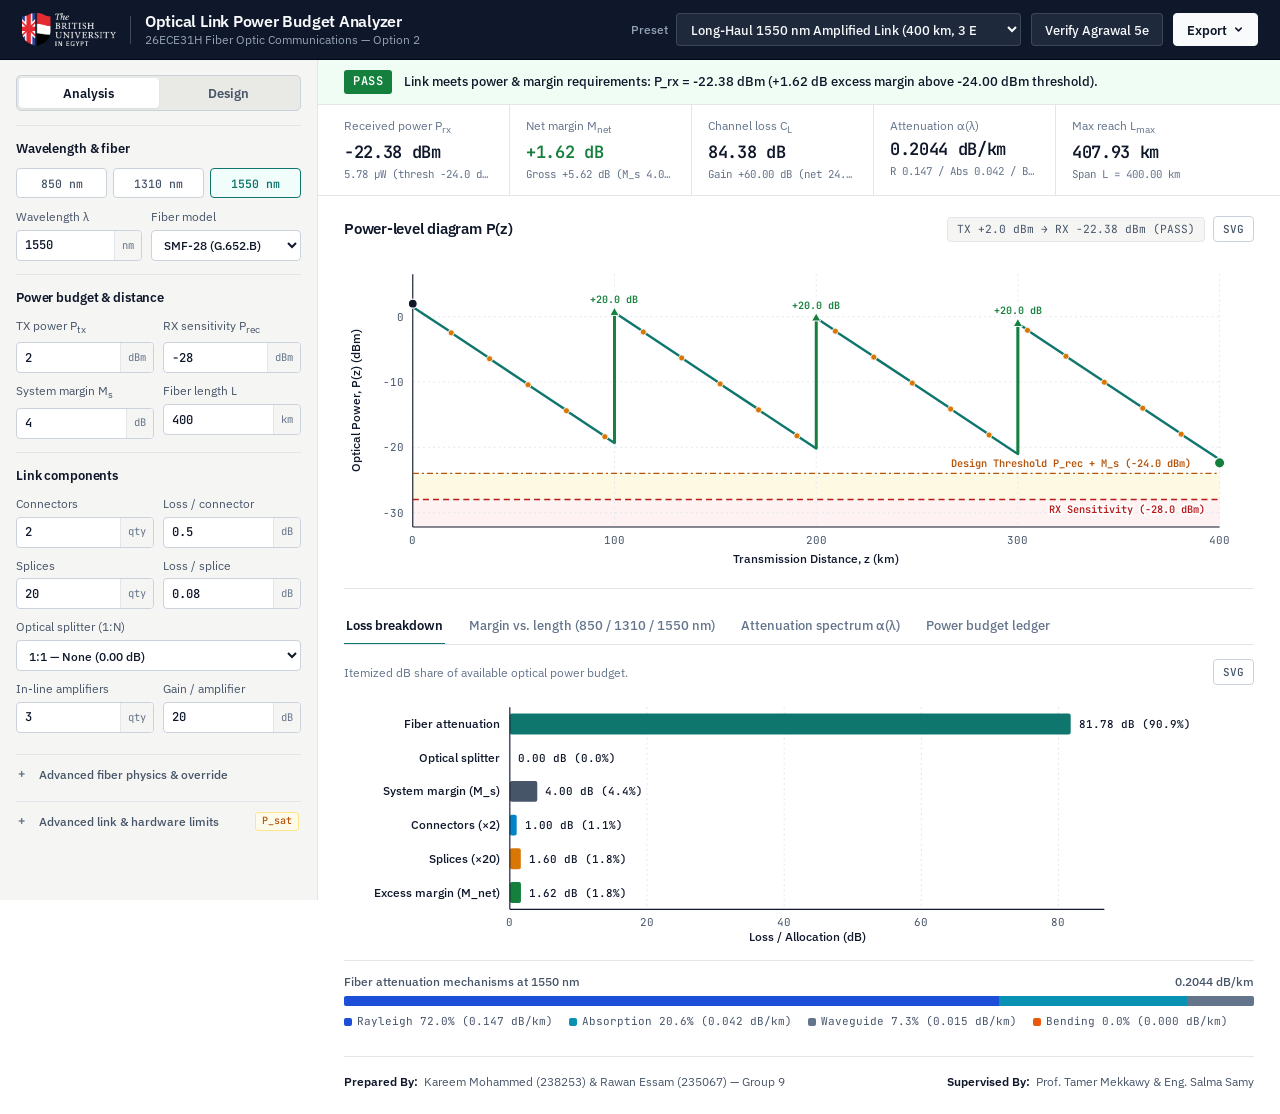
<file: docs/index.html>
<!DOCTYPE html>
<html lang="en">
<head>
  <meta charset="UTF-8">
  <meta name="viewport" content="width=device-width, initial-scale=1.0">
  <meta name="description" content="Interactive optical fiber attenuation and link power budget analyzer for 26ECE31H Fiber Optic Communications.">
  <meta name="theme-color" content="#0F172A">
  <title>Optical Link Power Budget Analyzer — 26ECE31H (Group 9)</title>

  <!-- Modern technical typography (IBM Plex Sans + JetBrains Mono) with crisp offline fallbacks -->
  <link rel="preconnect" href="https://fonts.googleapis.com">
  <link rel="preconnect" href="https://fonts.gstatic.com" crossorigin>
  <link href="https://fonts.googleapis.com/css2?family=IBM+Plex+Sans:wght@400;500;600;700&family=JetBrains+Mono:wght@400;500;600&display=swap" rel="stylesheet">
  <link rel="stylesheet" href="./styles.css">
</head>
<body>
  <a class="skip-link" href="#workspace">Skip to analytical workspace</a>

  <!-- Dark Precision Instrument Top Bar (#0F172A for White-Text BUE Logo Contrast) -->
  <header class="instrument-bar" role="banner">
    <div class="instrument-identity">
      <img src="./bue-logo.png" alt="The British University in Egypt" class="bue-logo">
      <span class="header-divider" aria-hidden="true"></span>
      <div class="instrument-titles">
        <h1>Optical Link Power Budget Analyzer</h1>
        <span class="instrument-meta">26ECE31H Fiber Optic Communications &mdash; Option 2</span>
      </div>
    </div>

    <div class="instrument-actions">
      <div class="preset-picker">
        <label for="preset-select">Preset</label>
        <select id="preset-select" aria-label="Load reference optical link preset">
          <option value="">Loading presets...</option>
        </select>
      </div>

      <button type="button" id="btn-validate" class="btn btn-dark-ghost">
        Verify Agrawal 5e
      </button>

      <div class="export-wrap" id="export-dropdown">
        <button type="button" id="btn-export-toggle" class="btn btn-dark-primary" aria-haspopup="true" aria-expanded="false">
          Export
          <svg width="11" height="11" viewBox="0 0 12 12" fill="none" aria-hidden="true">
            <path d="M3 4.5L6 7.5L9 4.5" stroke="currentColor" stroke-width="1.6" stroke-linecap="round" stroke-linejoin="round"/>
          </svg>
        </button>
        <div class="export-menu" id="export-menu" role="menu" hidden>
          <button type="button" role="menuitem" id="export-csv">Export link budget CSV</button>
          <button type="button" role="menuitem" id="export-json">Export configuration JSON</button>
          <button type="button" role="menuitem" id="export-svg">Export Power-Level SVG</button>
          <button type="button" role="menuitem" id="export-png">Export Power-Level PNG (HiDPI)</button>
          <hr class="menu-rule">
          <button type="button" role="menuitem" id="export-print">Print or save PDF summary</button>
        </div>
      </div>
    </div>
  </header>

  <!-- Two-Pane Lab Bench Shell -->
  <div class="bench-shell">
    <!-- Left Precision Control Rail (Core Parameters + Collapsed Advanced Drawers) -->
    <aside class="control-rail" aria-label="Optical link controls">
      <!-- Mode Switcher: Analysis vs. Design -->
      <div class="mode-toggle" role="tablist" aria-label="Operating mode">
        <button type="button" role="tab" id="tab-analysis" class="mode-tab active" aria-selected="true">
          Analysis
        </button>
        <button type="button" role="tab" id="tab-design" class="mode-tab" aria-selected="false">
          Design
        </button>
      </div>

      <!-- Design Mode Controls (strictly hidden in Analysis mode) -->
      <section class="control-section design-box" id="design-controls" hidden>
        <div class="section-head">
          <h2>Design objective</h2>
        </div>

        <div class="seg-control" role="radiogroup" aria-label="Design solver objective">
          <button type="button" class="seg-opt active" data-design-mode="max_reach" aria-checked="true">
            Solve max reach
          </button>
          <button type="button" class="seg-opt" data-design-mode="required_amplifiers" aria-checked="false">
            Solve amplifiers
          </button>
        </div>

        <div class="field-single" id="design-target-length-wrap" hidden>
          <label for="design-target-length">Target link length</label>
          <div class="metric-input">
            <input type="number" id="design-target-length" value="400" min="0" max="20000" step="1">
            <span class="unit">km</span>
          </div>
        </div>

        <button type="button" id="btn-run-design" class="btn btn-ink btn-block">
          Solve max reach
        </button>
      </section>

      <!-- Core Section 1: Wavelength & Fiber -->
      <section class="control-section">
        <div class="section-head">
          <h2>Wavelength &amp; fiber</h2>
          <span class="state-chip chip-warn" id="override-badge" hidden>Override</span>
        </div>

        <div class="wl-strip" role="group" aria-label="Standard optical windows">
          <button type="button" class="wl-btn wl-850" data-wl="850">850 nm</button>
          <button type="button" class="wl-btn wl-1310" data-wl="1310">1310 nm</button>
          <button type="button" class="wl-btn wl-1550 active" data-wl="1550">1550 nm</button>
        </div>

        <div class="field-pair">
          <div class="field">
            <label for="wavelength-nm">Wavelength &lambda;</label>
            <div class="metric-input">
              <input type="number" id="wavelength-nm" value="1550" min="600" max="1800" step="5">
              <span class="unit">nm</span>
            </div>
          </div>
          <div class="field">
            <label for="fiber-preset">Fiber model</label>
            <select id="fiber-preset">
              <option value="smf28_conventional">SMF-28 (G.652.B)</option>
              <option value="smf28_dry">Dry SMF (G.652.D)</option>
              <option value="mmf_grin_50">GRIN MMF (50/125)</option>
              <option value="custom">Custom parameters</option>
            </select>
          </div>
        </div>
      </section>

      <!-- Core Section 2: Transceiver, Margin & Distance -->
      <section class="control-section">
        <div class="section-head">
          <h2>Power budget &amp; distance</h2>
        </div>

        <div class="field-pair">
          <div class="field">
            <label for="tx-power">TX power P<sub>tx</sub></label>
            <div class="metric-input">
              <input type="number" id="tx-power" value="2" min="-40" max="30" step="0.5">
              <span class="unit">dBm</span>
            </div>
          </div>
          <div class="field">
            <label for="rx-sens">RX sensitivity P<sub>rec</sub></label>
            <div class="metric-input">
              <input type="number" id="rx-sens" value="-28" min="-70" max="0" step="0.5">
              <span class="unit">dBm</span>
            </div>
          </div>
        </div>

        <div class="field-pair">
          <div class="field">
            <label for="sys-margin">System margin M<sub>s</sub></label>
            <div class="metric-input">
              <input type="number" id="sys-margin" value="4" min="0" max="30" step="0.5">
              <span class="unit">dB</span>
            </div>
          </div>
          <div class="field">
            <label for="fiber-length">Fiber length L</label>
            <div class="metric-input" id="wrap-fiber-length">
              <input type="number" id="fiber-length" value="400" min="0" max="20000" step="0.01">
              <span class="unit">km</span>
            </div>
          </div>
        </div>
      </section>

      <!-- Core Section 3: Link Components -->
      <section class="control-section">
        <div class="section-head">
          <h2>Link components</h2>
        </div>

        <div class="field-pair">
          <div class="field">
            <label for="num-connectors">Connectors</label>
            <div class="metric-input">
              <input type="number" id="num-connectors" value="2" min="0" max="100" step="1">
              <span class="unit">qty</span>
            </div>
          </div>
          <div class="field">
            <label for="loss-connector">Loss / connector</label>
            <div class="metric-input">
              <input type="number" id="loss-connector" value="0.5" min="0" max="10" step="0.05">
              <span class="unit">dB</span>
            </div>
          </div>
        </div>

        <div class="field-pair">
          <div class="field" id="splice-fixed-wrap">
            <label for="num-splices">Splices</label>
            <div class="metric-input">
              <input type="number" id="num-splices" value="20" min="0" max="500" step="1">
              <span class="unit">qty</span>
            </div>
          </div>
          <div class="field" id="splice-reel-core-note" hidden>
            <label for="reel-length-mirror">Splices (reel)</label>
            <div class="metric-input">
              <input type="text" id="reel-length-mirror" value="Auto" readonly>
              <span class="unit">reel</span>
            </div>
          </div>
          <div class="field">
            <label for="loss-splice">Loss / splice</label>
            <div class="metric-input">
              <input type="number" id="loss-splice" value="0.08" min="0" max="5" step="0.02">
              <span class="unit">dB</span>
            </div>
          </div>
        </div>

        <div class="field-single" id="splitter-core-wrap">
          <label for="split-ratio">Optical splitter (1:N)</label>
          <select id="split-ratio">
            <option value="1">1:1 &mdash; None (0.00 dB)</option>
            <option value="2">1:2 (3.01 dB + excess)</option>
            <option value="4">1:4 (6.02 dB + excess)</option>
            <option value="8">1:8 (9.03 dB + excess)</option>
            <option value="16">1:16 (12.04 dB + excess)</option>
            <option value="32">1:32 (15.05 dB + excess)</option>
            <option value="64">1:64 (18.06 dB + excess)</option>
          </select>
        </div>

        <div class="field-pair">
          <div class="field">
            <label for="num-amps">In-line amplifiers</label>
            <div class="metric-input" id="wrap-num-amps">
              <input type="number" id="num-amps" value="3" min="0" max="200" step="1">
              <span class="unit">qty</span>
            </div>
          </div>
          <div class="field">
            <label for="amp-gain">Gain / amplifier</label>
            <div class="metric-input">
              <input type="number" id="amp-gain" value="20" min="0" max="45" step="0.5">
              <span class="unit">dB</span>
            </div>
          </div>
        </div>
      </section>

      <!-- Collapsed Drawer 1: Advanced Fiber Physics & Attenuation Override -->
      <details class="adv-drawer" id="drawer-fiber-physics">
        <summary>
          <span>Advanced fiber physics &amp; override</span>
          <span class="drawer-badge" id="drawer-fiber-badge" hidden>Active</span>
        </summary>
        <div class="drawer-body">
          <label class="check-row">
            <input type="checkbox" id="alpha-override-enabled">
            <span>Direct cable attenuation override (&alpha;<sub>f</sub>)</span>
          </label>

          <div class="field-single" id="alpha-override-wrap" hidden>
            <label for="alpha-override-val">Specified &alpha;<sub>f</sub></label>
            <div class="metric-input">
              <input type="number" id="alpha-override-val" value="3.5" min="0.01" max="50" step="0.05">
              <span class="unit">dB/km</span>
            </div>
          </div>

          <div class="field-pair">
            <div class="field">
              <label for="fp-cr">Rayleigh C<sub>R</sub></label>
              <div class="metric-input">
                <input type="number" id="fp-cr" value="0.85" min="0.1" max="5.0" step="0.05">
                <span class="unit">dB&middot;&mu;m<sup>4</sup>/km</span>
              </div>
            </div>
            <div class="field">
              <label for="fp-oh">OH&minus; peak</label>
              <div class="metric-input">
                <input type="number" id="fp-oh" value="15" min="0" max="1000" step="1">
                <span class="unit">ppb</span>
              </div>
            </div>
          </div>

          <div class="field-pair">
            <div class="field">
              <label for="fp-bend-r">Bend radius R</label>
              <div class="metric-input">
                <input type="number" id="fp-bend-r" value="30" min="1" max="200" step="0.5">
                <span class="unit">mm</span>
              </div>
            </div>
            <div class="field">
              <label for="fp-micro">Microbending</label>
              <div class="metric-input">
                <input type="number" id="fp-micro" value="0" min="0" max="20" step="0.01">
                <span class="unit">dB/km</span>
              </div>
            </div>
          </div>

          <div class="field-single">
            <label for="fp-wg">Waveguide imperfection floor</label>
            <div class="metric-input">
              <input type="number" id="fp-wg" value="0.015" min="0" max="1" step="0.005">
              <span class="unit">dB/km</span>
            </div>
          </div>
        </div>
      </details>

      <!-- Collapsed Drawer 2: Advanced Link & Hardware Limits -->
      <details class="adv-drawer" id="drawer-hardware-limits">
        <summary>
          <span>Advanced link &amp; hardware limits</span>
          <span class="drawer-badge" id="drawer-hw-badge" hidden>Active</span>
        </summary>
        <div class="drawer-body">
          <label class="check-row">
            <input type="checkbox" id="rx-overload-enabled">
            <span>Enforce receiver overload limit</span>
          </label>
          <div class="field-single" id="rx-overload-wrap" hidden>
            <label for="rx-overload-val">RX overload limit</label>
            <div class="metric-input">
              <input type="number" id="rx-overload-val" value="-3" min="-30" max="20" step="0.5">
              <span class="unit">dBm</span>
            </div>
          </div>

          <div class="drawer-subhead">Splice placement model</div>
          <div class="seg-control compact" role="radiogroup" aria-label="Splice placement mode">
            <button type="button" class="seg-opt active" data-splice-mode="fixed" aria-checked="true">Fixed count</button>
            <button type="button" class="seg-opt" data-splice-mode="reel" aria-checked="false">Reel spacing</button>
          </div>
          <div class="field-single" id="splice-reel-wrap" hidden>
            <label for="reel-length">Cable reel spacing L<sub>reel</sub></label>
            <div class="metric-input">
              <input type="number" id="reel-length" value="2" min="0.1" max="100" step="0.5">
              <span class="unit">km</span>
            </div>
          </div>

          <div class="drawer-subhead">Splitter model &amp; position</div>
          <div class="seg-control compact" role="radiogroup" aria-label="Splitter loss mode">
            <button type="button" class="seg-opt active" data-splitter-mode="ratio" aria-checked="true">1:N ratio</button>
            <button type="button" class="seg-opt" data-splitter-mode="manual" aria-checked="false">Manual dB</button>
          </div>
          <div class="field-pair">
            <div class="field" id="splitter-excess-wrap">
              <label for="splitter-excess">Excess loss</label>
              <div class="metric-input">
                <input type="number" id="splitter-excess" value="0.5" min="0" max="10" step="0.1">
                <span class="unit">dB</span>
              </div>
            </div>
            <div class="field" id="splitter-manual-wrap" hidden>
              <label for="splitter-manual-db">Manual loss</label>
              <div class="metric-input">
                <input type="number" id="splitter-manual-db" value="0" min="0" max="40" step="0.1">
                <span class="unit">dB</span>
              </div>
            </div>
            <div class="field">
              <label for="splitter-pos-pct">Location</label>
              <div class="metric-input">
                <input type="number" id="splitter-pos-pct" value="80" min="5" max="95" step="5">
                <span class="unit">% of L</span>
              </div>
            </div>
          </div>

          <div class="drawer-subhead">Amplifier saturation</div>
          <label class="check-row">
            <input type="checkbox" id="amp-sat-enabled" checked>
            <span>Clamp EDFA output at P<sub>sat,out</sub></span>
          </label>
          <div class="field-single" id="amp-sat-wrap">
            <label for="amp-sat-out">Max output P<sub>sat,out</sub></label>
            <div class="metric-input">
              <input type="number" id="amp-sat-out" value="17" min="-10" max="30" step="0.5">
              <span class="unit">dBm</span>
            </div>
          </div>
        </div>
      </details>
    </aside>

    <!-- Right Analytical Instrument Stage -->
    <main class="instrument-stage" id="workspace">
      <div class="inline-error" id="error-banner" role="alert" hidden></div>

      <!-- Unified Flat Optical Meter Verdict & Telemetry Strip -->
      <section class="meter-strip" id="diagnostic-strip" aria-live="polite">
        <div class="verdict-row verdict-pass" id="verdict-block">
          <div class="verdict-main">
            <span class="verdict-stamp" id="verdict-pill">PASS</span>
            <div class="verdict-text">
              <p class="verdict-line" id="verdict-headline">Evaluating link budget...</p>
              <p class="verdict-warn" id="verdict-warnings" hidden></p>
            </div>
          </div>

          <!-- Contextual Analysis-Mode Quick-Fix Actions (shown ONLY when FAIL in Analysis Mode) -->
          <div class="verdict-quickfix" id="verdict-quickfix" hidden>
            <button type="button" id="btn-quick-max-reach" class="btn btn-fix-outline">
              Apply Max Reach (L<sub>max</sub>)
            </button>
            <button type="button" id="btn-quick-add-amps" class="btn btn-fix-solid">
              Auto-Add Amplifiers
            </button>
          </div>
        </div>

        <dl class="readout-rail">
          <div class="readout-item">
            <dt>Received power P<sub>rx</sub></dt>
            <dd class="readout-num" id="kpi-prx">&mdash;</dd>
            <dd class="readout-sub" id="kpi-prx-mw">&mdash;</dd>
          </div>
          <div class="readout-item">
            <dt>Net margin M<sub>net</sub></dt>
            <dd class="readout-num" id="kpi-mnet">&mdash;</dd>
            <dd class="readout-sub" id="kpi-mgross">&mdash;</dd>
          </div>
          <div class="readout-item">
            <dt>Channel loss C<sub>L</sub></dt>
            <dd class="readout-num" id="kpi-cl">&mdash;</dd>
            <dd class="readout-sub" id="kpi-gain">&mdash;</dd>
          </div>
          <div class="readout-item">
            <dt>Attenuation &alpha;(&lambda;)</dt>
            <dd class="readout-num" id="kpi-alpha">&mdash;</dd>
            <dd class="readout-sub" id="kpi-alpha-sub">&mdash;</dd>
          </div>
          <div class="readout-item">
            <dt>Max reach L<sub>max</sub></dt>
            <dd class="readout-num" id="kpi-lmax">&mdash;</dd>
            <dd class="readout-sub" id="kpi-lmax-sub">&mdash;</dd>
          </div>
        </dl>
      </section>

      <!-- Design Solution Bar (STRICTLY hidden until a Design Mode calculation completes) -->
      <section class="design-result-strip" id="design-result-bar" hidden>
        <div class="design-result-copy">
          <span class="design-result-label" id="design-result-tag">Design solution</span>
          <p class="design-result-summary" id="design-result-summary"></p>
          <div class="design-result-metrics" id="design-result-metrics"></div>
        </div>
        <div class="design-result-btns">
          <button type="button" id="btn-apply-design" class="btn btn-ink">Apply to link</button>
          <button type="button" id="btn-dismiss-design" class="btn btn-quiet">Dismiss</button>
        </div>
      </section>

      <!-- Primary Focal Visualization: Power-Level Diagram P(z) -->
      <section class="stage-block stage-focal">
        <div class="block-head">
          <h2>Power-level diagram P(z)</h2>
          <div class="block-tools">
            <span class="trace-readout" id="power-hover-readout">Move cursor across trace to inspect z &amp; P(z)</span>
            <button type="button" class="btn-export-mini" data-export-chart="chart-power-level" title="Download Power-Level SVG">
              SVG
            </button>
          </div>
        </div>
        <div class="plot-canvas" id="chart-power-level"></div>
      </section>

      <!-- Secondary Analytical Views (Clean Hairline Tabs) -->
      <section class="stage-block stage-secondary">
        <div class="view-tabs" role="tablist" aria-label="Secondary optical analysis views">
          <button type="button" role="tab" class="view-tab active" data-view-tab="loss" aria-selected="true">
            Loss breakdown
          </button>
          <button type="button" role="tab" class="view-tab" data-view-tab="margin" aria-selected="false">
            Margin vs. length (850 / 1310 / 1550 nm)
          </button>
          <button type="button" role="tab" class="view-tab" data-view-tab="spectrum" aria-selected="false">
            Attenuation spectrum &alpha;(&lambda;)
          </button>
          <button type="button" role="tab" class="view-tab" data-view-tab="ledger" aria-selected="false">
            Power budget ledger
          </button>
        </div>

        <!-- Tab 1: Loss Breakdown + Fiber Mechanism Share -->
        <div class="view-pane active" id="pane-loss" role="tabpanel">
          <div class="pane-head">
            <span class="pane-note" id="caption-loss">Itemized dB share of available optical power budget.</span>
            <button type="button" class="btn-export-mini" data-export-chart="chart-loss-breakdown">SVG</button>
          </div>
          <div class="plot-canvas" id="chart-loss-breakdown"></div>
          <div class="mech-strip" id="fiber-mech-strip"></div>
        </div>

        <!-- Tab 2: Link Margin vs. Length across 850 / 1310 / 1550 nm -->
        <div class="view-pane" id="pane-margin" role="tabpanel" hidden>
          <div class="pane-head">
            <span class="pane-note">Net link margin M<sub>net</sub>(L) across standard telecom windows against the 0 dB pass/fail line.</span>
            <button type="button" class="btn-export-mini" data-export-chart="chart-margin-length">SVG</button>
          </div>
          <div class="plot-canvas" id="chart-margin-length"></div>
        </div>

        <!-- Tab 3: Silica Fiber Attenuation Spectrum (800-1700 nm) -->
        <div class="view-pane" id="pane-spectrum" role="tabpanel" hidden>
          <div class="pane-head">
            <span class="trace-readout" id="spectrum-hover-readout">Active &lambda; highlighted</span>
            <button type="button" class="btn-export-mini" data-export-chart="chart-spectrum">SVG</button>
          </div>
          <div class="plot-canvas" id="chart-spectrum"></div>
        </div>

        <!-- Tab 4: Itemized Power Budget Ledger -->
        <div class="view-pane" id="pane-ledger" role="tabpanel" hidden>
          <div class="pane-head">
            <span class="pane-note">Exact equation breakdown per Agrawal 5th Ed., Section 5.2.3, Eqs. (5.2.2)&ndash;(5.2.3).</span>
          </div>
          <div class="table-wrap">
            <table class="ledger-table" id="ledger-table">
              <thead>
                <tr>
                  <th>Budget element</th>
                  <th>Formula / Specification</th>
                  <th class="num">Value</th>
                  <th class="num">Role</th>
                </tr>
              </thead>
              <tbody id="ledger-body"></tbody>
            </table>
          </div>
        </div>
      </section>

      <!-- Refined Academic Credits Footer -->
      <footer class="academic-footer" role="contentinfo">
        <div class="credit-group">
          <span class="credit-label">Prepared By:</span>
          <span class="credit-names">Kareem Mohammed (238253) &amp; Rawan Essam (235067) &mdash; Group 9</span>
        </div>
        <div class="credit-group">
          <span class="credit-label">Supervised By:</span>
          <span class="credit-names">Prof. Tamer Mekkawy &amp; Eng. Salma Samy</span>
        </div>
      </footer>
    </main>
  </div>

  <!-- Agrawal 5th Edition Live Validation Modal -->
  <div class="modal-backdrop" id="validate-modal" hidden role="dialog" aria-modal="true" aria-labelledby="modal-title">
    <div class="modal-dialog">
      <div class="modal-header">
        <div>
          <h2 id="modal-title">Agrawal 5th Ed. automated validation suite</h2>
          <p class="modal-sub">Live execution of <code>validate_agrawal.py</code> against verified textbook benchmarks (&lt; 0.1% tolerance).</p>
        </div>
        <button type="button" id="btn-close-modal" class="btn btn-quiet">Close</button>
      </div>
      <div class="modal-summary" id="validate-summary">Running validation checks...</div>
      <div class="modal-quick-presets">
        <span>Load worked example:</span>
        <button type="button" class="btn btn-quiet btn-sm" data-load-preset="agrawal_table5_1_laser">Table 5.1 Laser + p-i-n</button>
        <button type="button" class="btn btn-quiet btn-sm" data-load-preset="agrawal_table5_1_led">Table 5.1 LED + p-i-n</button>
        <button type="button" class="btn btn-quiet btn-sm" data-load-preset="agrawal_table5_1_led_apd">Sec. 5.2.3 LED + APD</button>
      </div>
      <div class="modal-table-wrap">
        <table class="ledger-table">
          <thead>
            <tr>
              <th>Benchmark &amp; test case</th>
              <th class="num">Expected (Agrawal 5e)</th>
              <th class="num">Computed</th>
              <th class="num">Error</th>
              <th class="num">Result</th>
            </tr>
          </thead>
          <tbody id="validate-tbody"></tbody>
        </table>
      </div>
    </div>
  </div>

  <!-- Confirmation Notification Banner (Apply-to-Link, Quick-Fix & Export Feedback) -->
  <div class="confirm-toast" id="toast" role="status" aria-live="polite" hidden>
    <div class="confirm-toast-accent" id="toast-accent"></div>
    <div class="confirm-toast-body">
      <div class="confirm-toast-title" id="toast-title">Updated</div>
      <div class="confirm-toast-detail" id="toast-detail"></div>
    </div>
    <button type="button" class="confirm-toast-close" id="toast-close" aria-label="Dismiss notification">&times;</button>
  </div>

  <script src="./engine_browser.js"></script>
  <script src="./app.js"></script>
</body>
</html>
</file>
<file: docs/styles.css>
/* ============================================================================
   styles.css — Flagship Precision Optical Engineering Instrument
   ============================================================================
   Craftsmanship principles (frontend-design + taste-skill):
   - Typography: IBM Plex Sans (UI & headings, 400-600) + JetBrains Mono
     (calibrated tabular measurements & SVG axes).
   - Header: Deep optical slate (#0F172A) framing the full-colour white-text
     BUE crest cleanly at high contrast.
   - Workspace: 92% neutral alabaster control rail (#F5F5F3) + pure drafting
     white analytical stage (#FFFFFF) divided by crisp 1px hairlines (#E2E5EA).
   - Zero violet/lavender hues, zero SaaS card boxes, thin sleek scrollbars.
   ============================================================================ */

:root {
  --header-bg: #0F172A;
  --header-surface: #1E293B;
  --header-border: rgba(255, 255, 255, 0.14);
  --header-ink: #F8FAFC;
  --header-muted: #94A3B8;

  --paper: #F5F5F3;
  --paper-deep: #E9E9E5;
  --bench: #FFFFFF;
  --rule: #E2E5EA;
  --rule-strong: #CBD2DC;

  --ink: #0F172A;
  --ink-secondary: #475569;
  --ink-muted: #64748B;

  /* Calibrated optical-window accents (zero violet) */
  --wl-850: #C2410C;
  --wl-1310: #1D4ED8;
  --wl-1550: #0F766E;
  --accent-active: #0F766E;

  /* Semantic engineering diagnostics */
  --pass-fg: #15803D;
  --pass-bg: #F0FDF4;
  --pass-rule: #BBF7D0;
  --fail-fg: #B91C1C;
  --fail-bg: #FEF2F2;
  --fail-rule: #FECACA;
  --warn-fg: #B45309;
  --warn-bg: #FFFBEB;
  --warn-rule: #FDE68A;

  --font-sans: "IBM Plex Sans", -apple-system, BlinkMacSystemFont, "Segoe UI", sans-serif;
  --font-mono: "JetBrains Mono", "Cascadia Code", "Consolas", ui-monospace, monospace;
}

/* Enforce HTML hidden attribute strictly across flex/grid elements */
[hidden] {
  display: none !important;
}

*,
*::before,
*::after {
  box-sizing: border-box;
}

html,
body {
  margin: 0;
  padding: 0;
  background: var(--bench);
  color: var(--ink);
  font-family: var(--font-sans);
  font-size: 13.5px;
  font-weight: 400;
  line-height: 1.48;
  -webkit-font-smoothing: antialiased;
  -moz-osx-font-smoothing: grayscale;
}

/* Sleek Custom Scrollbars (Firefox + Chromium/Edge WebKit) */
html,
body,
.control-rail,
.instrument-stage,
.modal-table-wrap,
.table-wrap {
  scrollbar-width: thin;
  scrollbar-color: #CBD5E1 transparent;
}

::-webkit-scrollbar {
  width: 6px;
  height: 6px;
}

::-webkit-scrollbar-track {
  background: transparent;
}

::-webkit-scrollbar-thumb {
  background-color: #CBD5E1;
  border-radius: 999px;
}

::-webkit-scrollbar-thumb:hover {
  background-color: #94A3B8;
}

button,
input,
select {
  font-family: inherit;
  font-size: inherit;
  color: inherit;
}

code {
  font-family: var(--font-mono);
  font-size: 0.88em;
  background: var(--paper);
  padding: 1px 5px;
  border-radius: 3px;
}

:focus-visible {
  outline: 2px solid var(--wl-1310);
  outline-offset: 2px;
}

.skip-link {
  position: absolute;
  left: -9999px;
  top: 8px;
  z-index: 100;
  padding: 8px 12px;
  background: var(--bench);
  color: var(--ink);
  font-weight: 600;
  border-radius: 4px;
  text-decoration: none;
}

.skip-link:focus {
  left: 12px;
}

/* ============================================================================
   Dark Precision Header Bar (#0F172A) with Full-Colour White-Text BUE Logo
   ============================================================================ */
.instrument-bar {
  position: sticky;
  top: 0;
  z-index: 30;
  display: flex;
  align-items: center;
  justify-content: space-between;
  gap: 16px;
  min-height: 60px;
  padding: 9px 22px;
  background: var(--header-bg);
  color: var(--header-ink);
  border-bottom: 1px solid #020617;
}

.instrument-identity {
  display: flex;
  align-items: center;
  gap: 14px;
  min-width: 0;
}

.bue-logo {
  display: block;
  height: 34px;
  width: auto;
  object-fit: contain;
  flex-shrink: 0;
}

.header-divider {
  width: 1px;
  height: 28px;
  background: rgba(255, 255, 255, 0.22);
  flex-shrink: 0;
}

.instrument-titles {
  display: flex;
  flex-direction: column;
  gap: 1px;
  min-width: 0;
}

.instrument-titles h1 {
  margin: 0;
  font-size: 15.5px;
  font-weight: 600;
  letter-spacing: -0.015em;
  color: var(--header-ink);
  line-height: 1.25;
}

.instrument-meta {
  font-size: 12px;
  font-weight: 400;
  color: var(--header-muted);
  line-height: 1.25;
}

.instrument-actions {
  display: flex;
  align-items: center;
  gap: 10px;
  flex-wrap: wrap;
}

.preset-picker {
  display: flex;
  align-items: center;
  gap: 8px;
}

.preset-picker label {
  font-size: 12px;
  font-weight: 500;
  color: var(--header-muted);
}

.preset-picker select {
  height: 33px;
  min-width: 268px;
  max-width: 345px;
  padding: 0 28px 0 10px;
  border: 1px solid var(--header-border);
  border-radius: 4px;
  background: var(--header-surface);
  font-size: 12.5px;
  font-weight: 500;
  color: var(--header-ink);
  cursor: pointer;
  transition: border-color 120ms ease, background-color 120ms ease;
}

.preset-picker select:hover {
  border-color: rgba(255, 255, 255, 0.30);
}

.preset-picker select option {
  background: var(--header-surface);
  color: var(--header-ink);
}

/* Buttons (Tactile Hover & Click Press per taste-skill) */
.btn {
  display: inline-flex;
  align-items: center;
  justify-content: center;
  gap: 6px;
  height: 33px;
  padding: 0 13px;
  border-radius: 4px;
  border: 1px solid transparent;
  font-size: 12.5px;
  font-weight: 500;
  cursor: pointer;
  white-space: nowrap;
  transition: background-color 120ms ease, border-color 120ms ease, transform 80ms ease;
}

.btn:active:not(:disabled) {
  transform: translateY(1px);
}

.btn:disabled {
  opacity: 0.45;
  cursor: not-allowed;
}

.btn-dark-ghost {
  background: var(--header-surface);
  color: var(--header-ink);
  border-color: var(--header-border);
}

.btn-dark-ghost:hover:not(:disabled) {
  background: #273549;
  border-color: rgba(255, 255, 255, 0.28);
}

.btn-dark-primary {
  background: #F8FAFC;
  color: #0F172A;
  border-color: #F8FAFC;
  font-weight: 600;
}

.btn-dark-primary:hover:not(:disabled) {
  background: #E2E8F0;
  border-color: #E2E8F0;
}

.btn-ink {
  background: var(--ink);
  color: #FFFFFF;
  border-color: var(--ink);
  font-weight: 600;
}

.btn-ink:hover:not(:disabled) {
  background: #1E293B;
}

.btn-quiet {
  background: var(--bench);
  color: var(--ink);
  border-color: var(--rule-strong);
}

.btn-quiet:hover:not(:disabled) {
  background: var(--paper);
}

.btn-sm {
  height: 28px;
  padding: 0 10px;
  font-size: 12px;
}

.btn-block {
  width: 100%;
}

/* Quick-Fix Action Buttons inside Red FAIL Verdict Row */
.btn-fix-outline {
  height: 29px;
  padding: 0 11px;
  font-size: 12px;
  font-weight: 600;
  background: #FFFFFF;
  color: var(--fail-fg);
  border-color: #F87171;
}

.btn-fix-outline:hover:not(:disabled) {
  background: #FEE2E2;
  border-color: var(--fail-fg);
}

.btn-fix-solid {
  height: 29px;
  padding: 0 11px;
  font-size: 12px;
  font-weight: 600;
  background: var(--fail-fg);
  color: #FFFFFF;
  border-color: var(--fail-fg);
}

.btn-fix-solid:hover:not(:disabled) {
  background: #991B1B;
  border-color: #991B1B;
}

.btn-export-mini {
  height: 26px;
  padding: 0 9px;
  border: 1px solid var(--rule-strong);
  border-radius: 4px;
  background: var(--bench);
  color: var(--ink-secondary);
  font-family: var(--font-mono);
  font-size: 11px;
  font-weight: 500;
  cursor: pointer;
  transition: background-color 120ms ease, color 120ms ease;
}

.btn-export-mini:hover {
  background: var(--paper);
  color: var(--ink);
}

/* Export Dropdown */
.export-wrap {
  position: relative;
}

.export-menu {
  position: absolute;
  right: 0;
  top: calc(100% + 6px);
  min-width: 232px;
  padding: 5px;
  background: var(--bench);
  border: 1px solid var(--rule-strong);
  border-radius: 6px;
  box-shadow: 0 12px 28px rgba(15, 23, 42, 0.16);
  z-index: 50;
}

.export-menu button {
  display: block;
  width: 100%;
  padding: 8px 10px;
  border: 0;
  border-radius: 4px;
  background: transparent;
  text-align: left;
  font-size: 12.5px;
  font-weight: 500;
  color: var(--ink);
  cursor: pointer;
}

.export-menu button:hover {
  background: var(--paper);
}

.menu-rule {
  border: 0;
  border-top: 1px solid var(--rule);
  margin: 4px 0;
}

/* ============================================================================
   Two-Pane Lab Bench Layout
   ============================================================================ */
.bench-shell {
  display: grid;
  grid-template-columns: 318px minmax(0, 1fr);
  min-height: calc(100vh - 60px);
}

/* Left Precision Control Rail */
.control-rail {
  background: var(--paper);
  border-right: 1px solid var(--rule);
  padding: 15px 16px 28px;
  overflow-y: auto;
  max-height: calc(100vh - 60px);
  position: sticky;
  top: 60px;
}

.mode-toggle {
  display: grid;
  grid-template-columns: 1fr 1fr;
  border: 1px solid var(--rule-strong);
  border-radius: 5px;
  background: var(--paper-deep);
  padding: 2px;
  margin-bottom: 14px;
}

.mode-tab {
  height: 30px;
  border: 0;
  border-radius: 4px;
  background: transparent;
  font-size: 12.5px;
  font-weight: 600;
  color: var(--ink-secondary);
  cursor: pointer;
  transition: background-color 120ms ease, color 120ms ease;
}

.mode-tab.active {
  background: var(--bench);
  color: var(--ink);
  box-shadow: 0 1px 2px rgba(15, 23, 42, 0.06);
}

.control-section {
  padding: 13px 0;
  border-top: 1px solid var(--rule);
}

.control-section:first-of-type {
  border-top: 0;
  padding-top: 2px;
}

.design-box {
  background: var(--bench);
  border: 1px solid var(--wl-1310);
  border-radius: 5px;
  padding: 12px 13px;
  margin-bottom: 13px;
}

.section-head {
  display: flex;
  align-items: center;
  justify-content: space-between;
  gap: 8px;
  margin-bottom: 10px;
}

.section-head h2 {
  margin: 0;
  font-size: 13px;
  font-weight: 600;
  letter-spacing: -0.01em;
  color: var(--ink);
}

.state-chip {
  font-family: var(--font-mono);
  font-size: 10.5px;
  font-weight: 500;
  padding: 2px 6px;
  border-radius: 3px;
}

.chip-warn {
  background: var(--warn-bg);
  color: var(--warn-fg);
  border: 1px solid var(--warn-rule);
}

/* Wavelength Window Selector Strip */
.wl-strip {
  display: grid;
  grid-template-columns: repeat(3, 1fr);
  gap: 6px;
  margin-bottom: 10px;
}

.wl-btn {
  height: 30px;
  border: 1px solid var(--rule-strong);
  border-radius: 4px;
  background: var(--bench);
  font-family: var(--font-mono);
  font-size: 11.5px;
  font-weight: 500;
  color: var(--ink-secondary);
  cursor: pointer;
  transition: background-color 120ms ease, border-color 120ms ease, color 120ms ease;
}

.wl-btn:hover {
  border-color: var(--ink-muted);
}

.wl-btn.wl-850.active {
  background: #FFF7ED;
  border-color: var(--wl-850);
  color: var(--wl-850);
  font-weight: 600;
}

.wl-btn.wl-1310.active {
  background: #EFF6FF;
  border-color: var(--wl-1310);
  color: var(--wl-1310);
  font-weight: 600;
}

.wl-btn.wl-1550.active {
  background: #F0FDFA;
  border-color: var(--wl-1550);
  color: var(--wl-1550);
  font-weight: 600;
}

/* Form Fields & Metric Inputs */
.field-pair {
  display: grid;
  grid-template-columns: 1fr 1fr;
  gap: 9px;
  margin-bottom: 9px;
}

.field-pair:last-child,
.field-single:last-child {
  margin-bottom: 0;
}

.field,
.field-single {
  display: flex;
  flex-direction: column;
  gap: 4px;
}

.field-single {
  margin-bottom: 9px;
}

.field label,
.field-single label {
  font-size: 12px;
  font-weight: 400;
  color: var(--ink-secondary);
}

.field select,
.field-single select {
  height: 31px;
  padding: 0 8px;
  border: 1px solid var(--rule-strong);
  border-radius: 4px;
  background: var(--bench);
  font-size: 12.2px;
  font-weight: 500;
  color: var(--ink);
}

.metric-input {
  display: flex;
  align-items: stretch;
  height: 31px;
  border: 1px solid var(--rule-strong);
  border-radius: 4px;
  background: var(--bench);
  overflow: hidden;
  transition: border-color 150ms ease, background-color 240ms ease;
}

.metric-input:focus-within {
  border-color: var(--wl-1310);
}

.metric-input input {
  width: 100%;
  min-width: 0;
  border: 0;
  outline: none;
  padding: 0 8px;
  font-family: var(--font-mono);
  font-variant-numeric: tabular-nums;
  font-size: 12.2px;
  font-weight: 500;
  color: var(--ink);
  background: transparent;
}

.metric-input input[readonly] {
  color: var(--ink-muted);
  background: var(--paper);
}

.metric-input .unit {
  display: inline-flex;
  align-items: center;
  padding: 0 7px;
  background: var(--paper);
  border-left: 1px solid var(--rule);
  font-family: var(--font-mono);
  font-size: 10.5px;
  font-weight: 400;
  color: var(--ink-muted);
  white-space: nowrap;
}

/* Highlight Pulse When Quick-Fix or Design Mode Updates a Control */
@keyframes inputUpdatedPulse {
  0% {
    background-color: #CCFBF1;
    border-color: #0F766E;
    box-shadow: 0 0 0 2.5px rgba(15, 118, 110, 0.30);
  }
  70% {
    background-color: #ECFDF5;
    border-color: #0F766E;
    box-shadow: 0 0 0 2px rgba(15, 118, 110, 0.14);
  }
  100% {
    background-color: var(--bench);
    border-color: var(--rule-strong);
    box-shadow: none;
  }
}

.metric-input.input-updated {
  animation: inputUpdatedPulse 1.8s ease-out;
}

.seg-control {
  display: grid;
  grid-template-columns: 1fr 1fr;
  gap: 3px;
  padding: 2px;
  border: 1px solid var(--rule);
  border-radius: 4px;
  background: var(--paper);
  margin-bottom: 10px;
}

.seg-opt {
  height: 27px;
  border: 1px solid transparent;
  border-radius: 3px;
  background: transparent;
  font-size: 12px;
  font-weight: 500;
  color: var(--ink-secondary);
  cursor: pointer;
}

.seg-opt.active {
  background: var(--bench);
  color: var(--ink);
  border-color: var(--rule-strong);
  font-weight: 600;
}

.seg-control.compact {
  margin-bottom: 8px;
}

/* Collapsed Advanced Drawers */
.adv-drawer {
  margin-top: 8px;
  border-top: 1px solid var(--rule);
}

.adv-drawer summary {
  display: flex;
  align-items: center;
  justify-content: space-between;
  gap: 8px;
  padding: 10px 2px;
  font-size: 12.2px;
  font-weight: 500;
  color: var(--ink-secondary);
  cursor: pointer;
  list-style: none;
  user-select: none;
}

.adv-drawer summary:hover {
  color: var(--ink);
}

.adv-drawer summary::-webkit-details-marker {
  display: none;
}

.adv-drawer summary::before {
  content: "+";
  font-family: var(--font-mono);
  font-weight: 600;
  color: var(--ink-muted);
  margin-right: 6px;
}

.adv-drawer[open] summary::before {
  content: "\2212";
  color: var(--ink);
}

.adv-drawer summary > span:first-child {
  flex: 1;
}

.drawer-badge {
  font-family: var(--font-mono);
  font-size: 10px;
  font-weight: 500;
  padding: 1px 6px;
  border-radius: 3px;
  background: var(--warn-bg);
  color: var(--warn-fg);
  border: 1px solid var(--warn-rule);
}

.drawer-body {
  padding: 4px 0 12px;
}

.drawer-subhead {
  margin: 11px 0 6px;
  font-size: 11.8px;
  font-weight: 600;
  color: var(--ink);
}

.check-row {
  display: flex;
  align-items: center;
  gap: 8px;
  margin-bottom: 8px;
  font-size: 12px;
  color: var(--ink-secondary);
  cursor: pointer;
}

.check-row input {
  accent-color: var(--ink);
  margin: 0;
}

/* ============================================================================
   Right Analytical Instrument Stage
   ============================================================================ */
.instrument-stage {
  background: var(--bench);
  padding: 0 26px 24px;
  display: flex;
  flex-direction: column;
  min-width: 0;
}

.inline-error {
  margin-top: 12px;
  padding: 9px 13px;
  background: var(--fail-bg);
  color: var(--fail-fg);
  border-left: 3px solid var(--fail-fg);
  font-size: 12.5px;
  font-weight: 500;
}

/* Unified Flat Optical Meter Readout Strip */
.meter-strip {
  margin: 0 -26px;
  border-bottom: 1px solid var(--rule);
}

.verdict-row {
  display: flex;
  align-items: center;
  justify-content: space-between;
  gap: 14px;
  padding: 10px 26px;
  border-bottom: 1px solid var(--rule);
  flex-wrap: wrap;
}

.verdict-row.verdict-pass {
  background: var(--pass-bg);
}

.verdict-row.verdict-fail {
  background: var(--fail-bg);
}

.verdict-main {
  display: flex;
  align-items: center;
  gap: 12px;
  min-width: 0;
  flex: 1 1 320px;
}

.verdict-stamp {
  flex-shrink: 0;
  padding: 3px 9px;
  border-radius: 3px;
  font-family: var(--font-mono);
  font-size: 12px;
  font-weight: 600;
  letter-spacing: 0.05em;
  color: #FFFFFF;
}

.verdict-pass .verdict-stamp {
  background: var(--pass-fg);
}

.verdict-fail .verdict-stamp {
  background: var(--fail-fg);
}

.verdict-text {
  min-width: 0;
}

.verdict-line {
  margin: 0;
  font-size: 13px;
  font-weight: 500;
  color: var(--ink);
}

.verdict-warn {
  margin: 2px 0 0;
  font-size: 12px;
  color: var(--warn-fg);
}

.verdict-quickfix {
  display: flex;
  align-items: center;
  gap: 8px;
  flex-shrink: 0;
}

.readout-rail {
  margin: 0;
  padding: 0 26px;
  display: grid;
  grid-template-columns: repeat(5, minmax(0, 1fr));
  background: var(--bench);
}

.readout-item {
  padding: 12px 16px 12px 0;
  margin-right: 16px;
  border-right: 1px solid var(--rule);
  min-width: 0;
}

.readout-item:last-child {
  border-right: 0;
  margin-right: 0;
  padding-right: 0;
}

.readout-item dt {
  font-size: 11.5px;
  font-weight: 400;
  color: var(--ink-muted);
  margin-bottom: 3px;
  white-space: nowrap;
  overflow: hidden;
  text-overflow: ellipsis;
}

.readout-num {
  margin: 0;
  font-family: var(--font-mono);
  font-variant-numeric: tabular-nums;
  font-size: 17px;
  font-weight: 600;
  letter-spacing: -0.02em;
  color: var(--ink);
  white-space: nowrap;
}

.readout-num.val-pass {
  color: var(--pass-fg);
}

.readout-num.val-fail {
  color: var(--fail-fg);
}

.readout-sub {
  margin: 2px 0 0;
  font-family: var(--font-mono);
  font-variant-numeric: tabular-nums;
  font-size: 10.8px;
  font-weight: 400;
  color: var(--ink-muted);
  white-space: nowrap;
  overflow: hidden;
  text-overflow: ellipsis;
}

/* Design Solution Strip (appears ONLY after running a Design solver) */
.design-result-strip {
  margin: 15px 0 0;
  padding: 12px 15px;
  background: #EFF6FF;
  border-left: 3px solid var(--wl-1310);
  border-top: 1px solid #BFDBFE;
  border-right: 1px solid #BFDBFE;
  border-bottom: 1px solid #BFDBFE;
  border-radius: 0 4px 4px 0;
  display: flex;
  align-items: center;
  justify-content: space-between;
  gap: 14px;
}

.design-result-label {
  display: block;
  font-size: 12px;
  font-weight: 600;
  color: var(--wl-1310);
  margin-bottom: 2px;
}

.design-result-summary {
  margin: 0;
  font-size: 13px;
  font-weight: 500;
  color: var(--ink);
}

.design-result-metrics {
  display: flex;
  flex-wrap: wrap;
  gap: 14px;
  margin-top: 5px;
  font-family: var(--font-mono);
  font-variant-numeric: tabular-nums;
  font-size: 11.5px;
  color: var(--ink-secondary);
}

.design-result-btns {
  display: flex;
  gap: 8px;
  flex-shrink: 0;
}

/* Stage Sections */
.stage-block {
  padding-top: 20px;
}

.stage-focal {
  padding-bottom: 16px;
  border-bottom: 1px solid var(--rule);
}

.block-head {
  display: flex;
  align-items: center;
  justify-content: space-between;
  gap: 12px;
  margin-bottom: 10px;
}

.block-head h2 {
  margin: 0;
  font-size: 15px;
  font-weight: 600;
  letter-spacing: -0.015em;
  color: var(--ink);
}

.block-tools {
  display: flex;
  align-items: center;
  gap: 8px;
}

.trace-readout {
  font-family: var(--font-mono);
  font-variant-numeric: tabular-nums;
  font-size: 11.2px;
  font-weight: 400;
  color: var(--ink-secondary);
  background: var(--paper);
  border: 1px solid var(--rule);
  border-radius: 4px;
  padding: 3px 9px;
}

.plot-canvas {
  width: 100%;
}

.plot-canvas svg {
  display: block;
  width: 100%;
  height: auto;
}

/* Secondary Tabbed Views */
.view-tabs {
  display: flex;
  align-items: center;
  gap: 22px;
  border-bottom: 1px solid var(--rule);
  margin-bottom: 14px;
  overflow-x: auto;
}

.view-tab {
  position: relative;
  padding: 8px 2px 10px;
  border: 0;
  background: transparent;
  font-size: 13px;
  font-weight: 500;
  color: var(--ink-muted);
  cursor: pointer;
  white-space: nowrap;
  transition: color 120ms ease;
}

.view-tab:hover {
  color: var(--ink);
}

.view-tab.active {
  color: var(--ink);
  font-weight: 600;
}

.view-tab.active::after {
  content: "";
  position: absolute;
  left: 0;
  right: 0;
  bottom: -1px;
  height: 2px;
  background: var(--accent-active);
}

.pane-head {
  display: flex;
  align-items: center;
  justify-content: space-between;
  gap: 12px;
  margin-bottom: 10px;
}

.pane-note {
  font-size: 12.2px;
  color: var(--ink-muted);
}

/* Fiber Attenuation Mechanism Strip */
.mech-strip {
  margin-top: 14px;
  padding-top: 12px;
  border-top: 1px solid var(--rule);
  font-size: 12px;
}

.mech-strip-title {
  display: flex;
  justify-content: space-between;
  color: var(--ink-secondary);
  margin-bottom: 6px;
  font-weight: 500;
}

.mech-bar-track {
  display: flex;
  height: 10px;
  border-radius: 2px;
  overflow: hidden;
  background: var(--paper);
}

.mech-legend {
  display: flex;
  flex-wrap: wrap;
  gap: 16px;
  margin-top: 7px;
  font-family: var(--font-mono);
  font-size: 11px;
  color: var(--ink-secondary);
}

.mech-dot {
  display: inline-block;
  width: 8px;
  height: 8px;
  border-radius: 2px;
  margin-right: 5px;
  vertical-align: middle;
}

/* Ledger Table */
.table-wrap {
  overflow-x: auto;
}

.ledger-table {
  width: 100%;
  border-collapse: collapse;
  font-size: 12.5px;
}

.ledger-table th,
.ledger-table td {
  padding: 8px 10px;
  border-bottom: 1px solid var(--rule);
  text-align: left;
}

.ledger-table th {
  font-weight: 600;
  color: var(--ink-secondary);
  border-bottom: 1px solid var(--rule-strong);
  background: var(--paper);
}

.ledger-table td.num,
.ledger-table th.num {
  text-align: right;
  font-family: var(--font-mono);
  font-variant-numeric: tabular-nums;
}

.ledger-table tr.row-total td {
  font-weight: 600;
  background: var(--paper);
  border-top: 1px solid var(--rule-strong);
}

.ledger-table tr.row-group td {
  font-weight: 600;
  color: var(--ink-secondary);
  background: var(--paper);
  font-size: 12px;
}

.badge-pass,
.badge-fail {
  display: inline-block;
  padding: 2px 7px;
  border-radius: 3px;
  font-family: var(--font-mono);
  font-size: 11px;
  font-weight: 600;
}

.badge-pass {
  color: var(--pass-fg);
  background: var(--pass-bg);
  border: 1px solid var(--pass-rule);
}

.badge-fail {
  color: var(--fail-fg);
  background: var(--fail-bg);
  border: 1px solid var(--fail-rule);
}

/* ============================================================================
   Refined Academic Credits Footer
   ============================================================================ */
.academic-footer {
  margin-top: 26px;
  padding-top: 16px;
  border-top: 1px solid var(--rule);
  display: flex;
  align-items: center;
  justify-content: space-between;
  flex-wrap: wrap;
  gap: 10px 24px;
  font-size: 12px;
  color: var(--ink-secondary);
}

.credit-group {
  display: flex;
  align-items: baseline;
  gap: 6px;
  flex-wrap: wrap;
}

.credit-label {
  font-weight: 600;
  color: var(--ink);
}

.credit-names {
  font-weight: 400;
  color: var(--ink-secondary);
}

/* Validation Modal */
.modal-backdrop {
  position: fixed;
  inset: 0;
  background: rgba(15, 23, 42, 0.50);
  display: grid;
  place-items: center;
  padding: 20px;
  z-index: 80;
}

.modal-dialog {
  width: min(920px, 100%);
  max-height: 86vh;
  display: flex;
  flex-direction: column;
  background: var(--bench);
  border: 1px solid var(--rule-strong);
  border-radius: 6px;
  box-shadow: 0 22px 54px rgba(15, 23, 42, 0.25);
  overflow: hidden;
}

.modal-header {
  display: flex;
  align-items: flex-start;
  justify-content: space-between;
  gap: 12px;
  padding: 15px 18px;
  border-bottom: 1px solid var(--rule);
}

.modal-header h2 {
  margin: 0;
  font-size: 15.5px;
  font-weight: 600;
}

.modal-sub {
  margin: 3px 0 0;
  font-size: 12px;
  color: var(--ink-muted);
}

.modal-summary {
  padding: 10px 18px;
  font-size: 13px;
  font-weight: 600;
  border-bottom: 1px solid var(--rule);
}

.modal-summary.ok {
  background: var(--pass-bg);
  color: var(--pass-fg);
}

.modal-summary.bad {
  background: var(--fail-bg);
  color: var(--fail-fg);
}

.modal-quick-presets {
  display: flex;
  align-items: center;
  flex-wrap: wrap;
  gap: 8px;
  padding: 10px 18px;
  background: var(--paper);
  border-bottom: 1px solid var(--rule);
  font-size: 12px;
  color: var(--ink-secondary);
}

.modal-table-wrap {
  overflow-y: auto;
  padding: 0 18px 16px;
}

/* Confirmation Notification Banner */
.confirm-toast {
  position: fixed;
  right: 22px;
  bottom: 22px;
  max-width: 480px;
  display: flex;
  align-items: stretch;
  background: #0F172A;
  color: #F8FAFC;
  border-radius: 5px;
  border: 1px solid rgba(255, 255, 255, 0.12);
  box-shadow: 0 14px 36px rgba(15, 23, 42, 0.30);
  z-index: 95;
  overflow: hidden;
}

.confirm-toast-accent {
  width: 4px;
  background: var(--pass-fg);
  flex-shrink: 0;
}

.confirm-toast-body {
  padding: 11px 14px;
  flex: 1;
}

.confirm-toast-title {
  font-size: 13px;
  font-weight: 600;
  line-height: 1.25;
}

.confirm-toast-detail {
  margin-top: 3px;
  font-family: var(--font-mono);
  font-variant-numeric: tabular-nums;
  font-size: 11.5px;
  color: #CBD5E1;
  line-height: 1.45;
}

.confirm-toast-close {
  border: 0;
  background: transparent;
  color: #94A3B8;
  font-size: 18px;
  line-height: 1;
  padding: 0 12px;
  cursor: pointer;
}

.confirm-toast-close:hover {
  color: #FFFFFF;
}

/* ============================================================================
   Responsive, Reduced Motion & Print Support
   ============================================================================ */
@media (prefers-reduced-motion: reduce) {
  .metric-input.input-updated {
    animation: none;
    border-color: var(--wl-1550);
  }
  .btn:active:not(:disabled) {
    transform: none;
  }
}

@media (max-width: 1160px) {
  .readout-rail {
    grid-template-columns: repeat(3, minmax(0, 1fr));
  }
  .readout-item {
    border-bottom: 1px solid var(--rule);
  }
}

@media (max-width: 900px) {
  html,
  body {
    overflow-x: hidden;
    max-width: 100%;
  }
  .instrument-bar {
    position: relative;
    height: auto;
    min-height: 0;
    flex-direction: column;
    align-items: stretch;
    gap: 10px;
    padding: 12px 16px;
  }
  .instrument-identity {
    width: 100%;
    min-width: 0;
    gap: 12px;
  }
  .bue-logo {
    height: 30px;
    flex-shrink: 0;
  }
  .instrument-titles {
    min-width: 0;
    flex: 1;
  }
  .instrument-actions {
    display: grid;
    grid-template-columns: 1fr 1fr;
    gap: 8px;
    width: 100%;
  }
  .preset-picker {
    grid-column: 1 / -1;
    width: 100%;
    min-width: 0;
  }
  .preset-picker label {
    flex-shrink: 0;
  }
  .preset-picker select {
    flex: 1;
    width: 100%;
    min-width: 0;
    max-width: 100%;
  }
  .instrument-actions > .btn,
  .export-wrap,
  .export-wrap > .btn {
    width: 100%;
    min-width: 0;
  }
  .export-menu {
    right: 0;
    left: auto;
    max-width: calc(100vw - 28px);
  }
  .bench-shell {
    grid-template-columns: minmax(0, 1fr);
    min-height: auto;
    width: 100%;
    max-width: 100%;
  }
  .control-rail {
    position: static;
    max-height: none;
    height: auto;
    overflow: visible;
    min-width: 0;
    width: 100%;
    border-right: 0;
    border-bottom: 1px solid var(--rule);
  }
  .field-pair {
    grid-template-columns: minmax(0, 1fr) minmax(0, 1fr);
  }
  .field,
  .field-single {
    min-width: 0;
  }
  .field select,
  .field-single select {
    width: 100%;
    min-width: 0;
    max-width: 100%;
  }
  .instrument-stage {
    padding: 0 16px 22px;
    overflow: visible;
    min-width: 0;
    width: 100%;
  }
  .meter-strip {
    margin: 0 -16px;
  }
  .verdict-row {
    padding: 10px 16px;
  }
  .readout-rail {
    padding: 0 16px;
  }
  .view-tabs {
    overflow-x: auto;
    white-space: nowrap;
    -webkit-overflow-scrolling: touch;
  }
  .table-wrap,
  .modal-table-wrap {
    overflow-x: auto;
    -webkit-overflow-scrolling: touch;
    max-width: 100%;
  }
}

@media (max-width: 600px) {
  .instrument-bar {
    padding: 12px 14px;
    gap: 10px;
  }
  .instrument-identity {
    gap: 10px;
  }
  .bue-logo {
    height: 28px;
  }
  .header-divider {
    height: 24px;
  }
  .instrument-titles h1 {
    font-size: 14px;
    line-height: 1.25;
  }
  .instrument-meta {
    font-size: 11px;
    line-height: 1.3;
  }
  .instrument-actions > .btn,
  .export-wrap > .btn {
    padding: 0 10px;
    font-size: 12px;
  }
  .control-rail {
    padding: 14px;
  }
  .instrument-stage {
    padding: 0 14px 20px;
  }
  .meter-strip {
    margin: 0 -14px;
  }
  .verdict-row {
    padding: 10px 14px;
    gap: 10px;
  }
  .verdict-main {
    flex: 1 1 100%;
    align-items: flex-start;
    gap: 9px;
  }
  .verdict-line {
    font-size: 12.5px;
    line-height: 1.4;
  }
  .verdict-quickfix {
    width: 100%;
    flex-wrap: wrap;
  }
  .verdict-quickfix .btn {
    flex: 1 1 140px;
  }
  .readout-rail {
    grid-template-columns: repeat(2, minmax(0, 1fr));
    padding: 0 14px;
  }
  .readout-item {
    padding: 10px 10px 10px 0;
    margin-right: 0;
    border-right: 1px solid var(--rule);
    border-bottom: 1px solid var(--rule);
  }
  .readout-item:nth-child(2n) {
    border-right: 0;
    padding-left: 12px;
    padding-right: 0;
  }
  .readout-item:last-child {
    grid-column: 1 / -1;
    border-right: 0;
    border-bottom: 0;
    padding: 10px 0;
  }
  .readout-num {
    font-size: 15.5px;
  }
  .design-result-strip {
    flex-direction: column;
    align-items: stretch;
    gap: 10px;
    padding: 11px 12px;
  }
  .design-result-btns {
    width: 100%;
  }
  .design-result-btns .btn {
    flex: 1;
  }
  .block-head {
    flex-wrap: wrap;
    align-items: flex-start;
    gap: 6px;
  }
  .block-tools {
    width: 100%;
    justify-content: space-between;
  }
  .trace-readout {
    font-size: 10.5px;
    min-width: 0;
    flex: 1;
    overflow: hidden;
    text-overflow: ellipsis;
    white-space: nowrap;
  }
  .view-tabs {
    gap: 16px;
  }
  .pane-head {
    flex-wrap: wrap;
    gap: 8px;
  }
  .plot-canvas {
    overflow: hidden;
  }
  .plot-canvas svg {
    width: 100%;
    height: auto;
    max-width: 100%;
  }
  .ledger-table {
    min-width: 480px;
  }
  .academic-footer {
    flex-direction: column;
    align-items: flex-start;
    gap: 6px;
    margin-top: 20px;
  }
  .modal-backdrop {
    padding: 10px;
  }
  .modal-dialog {
    max-height: 92vh;
    width: 100%;
  }
  .modal-header,
  .modal-summary,
  .modal-quick-presets {
    padding: 10px 12px;
  }
  .modal-header {
    flex-wrap: wrap;
  }
  .modal-table-wrap {
    padding: 0 12px 12px;
  }
  .confirm-toast {
    left: 12px;
    right: 12px;
    bottom: 12px;
    max-width: none;
  }
}

@media print {
  .instrument-actions,
  .control-rail,
  .block-tools,
  .btn-export-mini,
  .view-tabs,
  .verdict-quickfix,
  .design-result-btns,
  .confirm-toast {
    display: none !important;
  }
  .instrument-bar {
    position: static;
    -webkit-print-color-adjust: exact;
    print-color-adjust: exact;
  }
  .bench-shell {
    grid-template-columns: 1fr;
  }
  .instrument-stage {
    padding: 0 4px 8px;
  }
  .meter-strip {
    margin: 0;
  }
  .view-pane[hidden] {
    display: block !important;
    margin-top: 16px;
    break-inside: avoid;
  }
  .academic-footer {
    display: flex !important;
    break-inside: avoid;
  }
}
</file>
